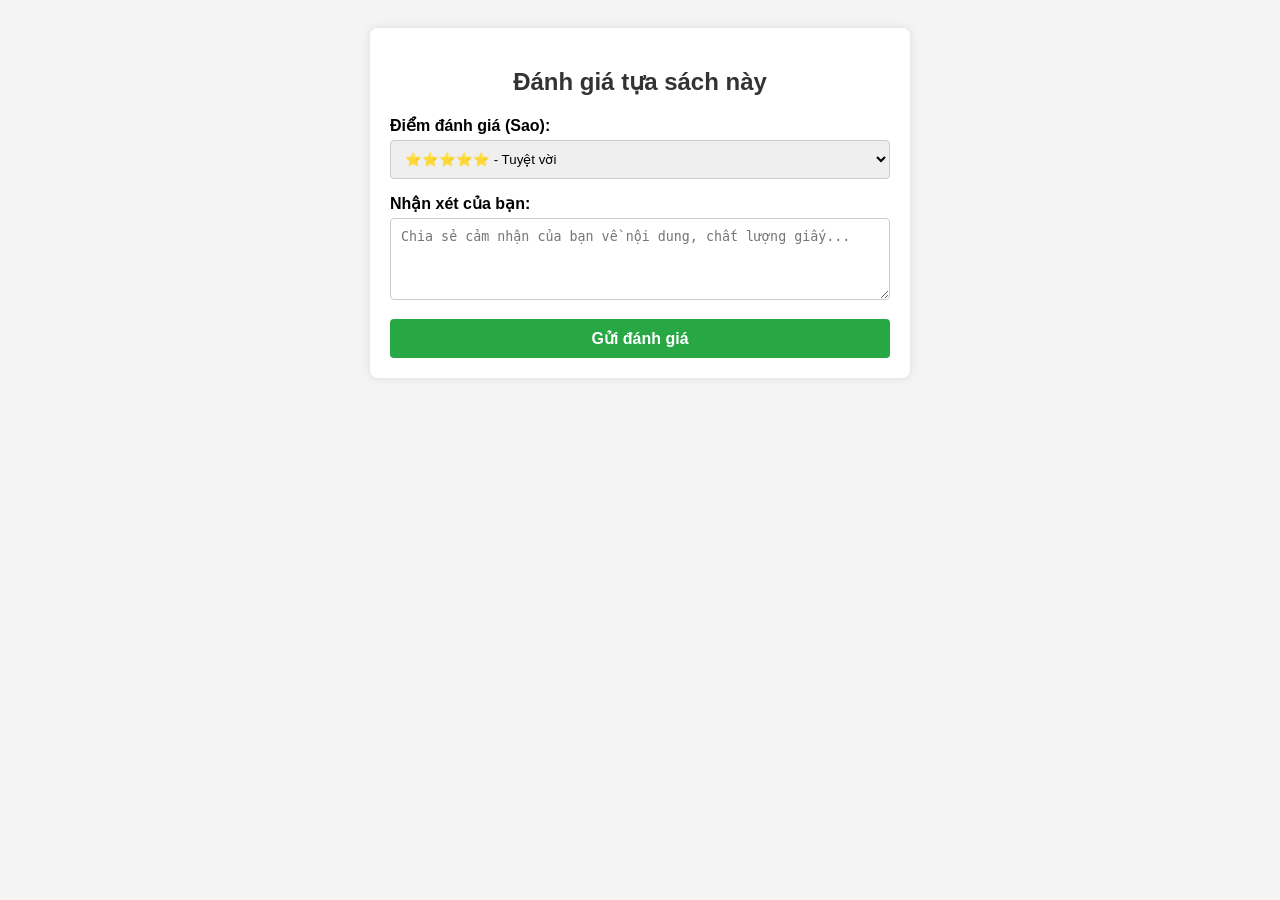
<file: danhgia.html>
<!DOCTYPE html>
<html lang="vi">
<head>
    <meta charset="UTF-8">
    <meta name="viewport" content="width=device-width, initial-scale=1.0">
    <title>Đánh giá sách</title>
    <style>
        body { font-family: Arial, sans-serif; background-color: #f4f4f4; padding: 20px; }
        .review-container { background-color: #fff; padding: 20px; border-radius: 8px; max-width: 500px; margin: auto; box-shadow: 0 0 10px rgba(0,0,0,0.1); }
        .review-container h2 { text-align: center; color: #333; }
        .form-group { margin-bottom: 15px; }
        .form-group label { display: block; margin-bottom: 5px; font-weight: bold; }
        .form-group select, .form-group textarea { width: 100%; padding: 10px; border: 1px solid #ccc; border-radius: 4px; box-sizing: border-box; }
        .submit-btn { background-color: #28a745; color: white; border: none; padding: 10px 15px; width: 100%; border-radius: 4px; cursor: pointer; font-size: 16px; font-weight: bold; }
        .submit-btn:hover { background-color: #218838; }
    </style>
</head>
<body>

<div class="review-container">
    <h2>Đánh giá tựa sách này</h2>
    <form action="#" method="POST">
        <div class="form-group">
            <label for="rating">Điểm đánh giá (Sao):</label>
            <select id="rating" name="rating">
                <option value="5">⭐⭐⭐⭐⭐ - Tuyệt vời</option>
                <option value="4">⭐⭐⭐⭐ - Rất hay</option>
                <option value="3">⭐⭐⭐ - Bình thường</option>
                <option value="2">⭐⭐ - Hơi tệ</option>
                <option value="1">⭐ - Rất tệ</option>
            </select>
        </div>
        <div class="form-group">
            <label for="comment">Nhận xét của bạn:</label>
            <textarea id="comment" name="comment" rows="4" placeholder="Chia sẻ cảm nhận của bạn về nội dung, chất lượng giấy..."></textarea>
        </div>
        <button type="submit" class="submit-btn">Gửi đánh giá</button>
    </form>
</div>

</body>
</html>
</file>
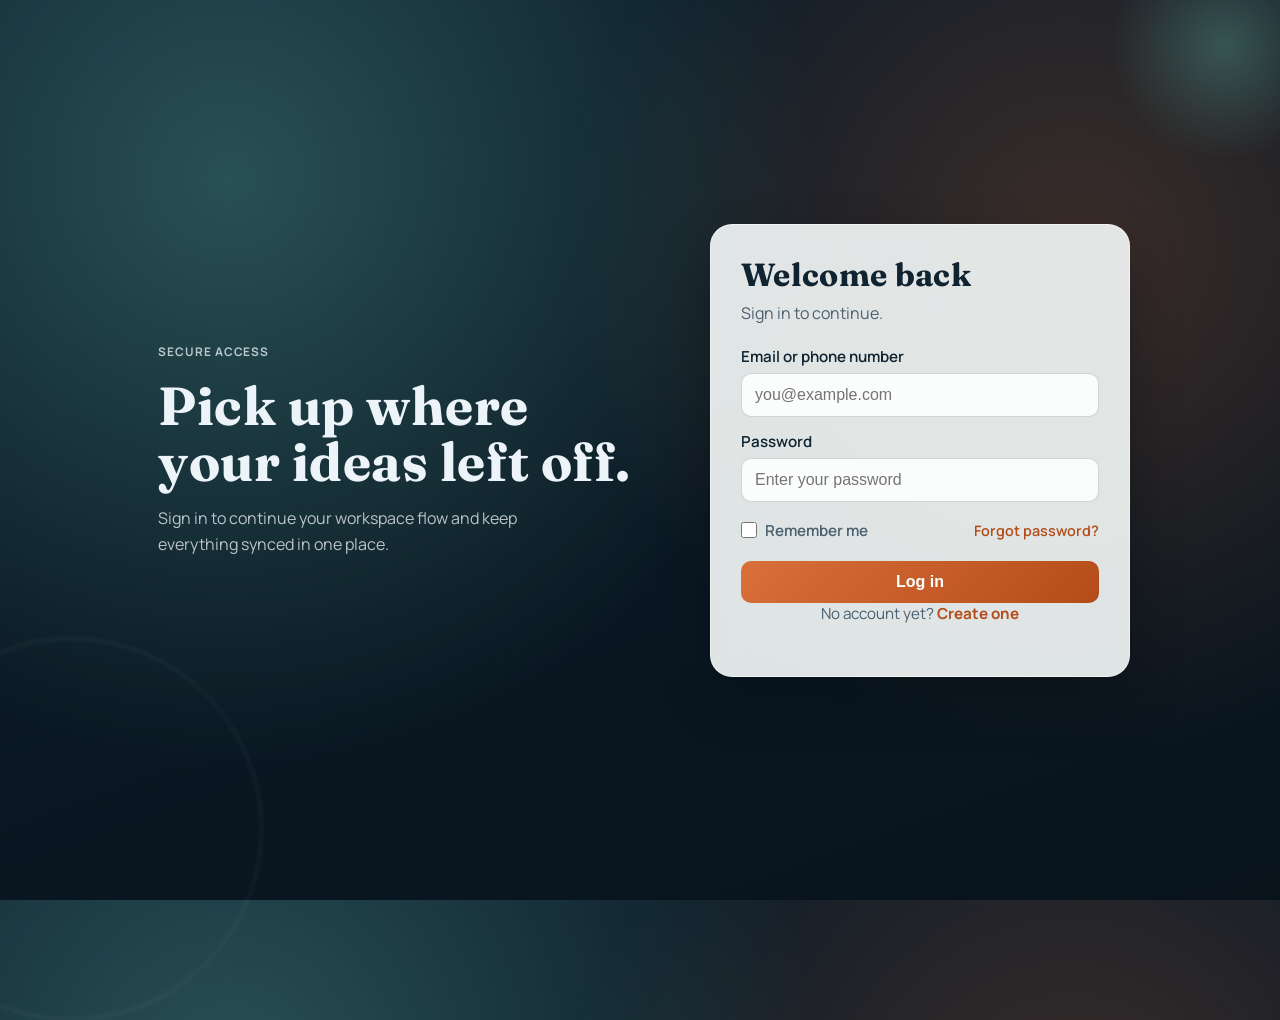
<file: login.html>
<!doctype html>
<html lang="en">
  <head>
    <meta charset="UTF-8" />
    <meta name="viewport" content="width=device-width, initial-scale=1.0" />
    <title>Login</title>
    <link rel="preconnect" href="https://fonts.googleapis.com" />
    <link rel="preconnect" href="https://fonts.gstatic.com" crossorigin />
    <link
      href="https://fonts.googleapis.com/css2?family=Fraunces:opsz,wght@9..144,600;9..144,700&family=Manrope:wght@400;500;600;700&display=swap"
      rel="stylesheet"
    />
    <style>
      :root {
        --bg-ink: #0c1d2b;
        --bg-deep: #08131c;
        --card-bg: rgba(247, 251, 250, 0.9);
        --text: #0f2330;
        --muted: #4b6070;
        --accent: #d96f3a;
        --accent-strong: #b44c1a;
        --line: rgba(15, 35, 48, 0.18);
        --ring: rgba(217, 111, 58, 0.22);
        --shadow: 0 24px 48px rgba(2, 12, 20, 0.35);
      }

      * {
        box-sizing: border-box;
      }

      body {
        margin: 0;
        min-height: 100vh;
        padding: 28px;
        display: flex;
        align-items: center;
        justify-content: center;
        font-family: "Manrope", "Segoe UI", Tahoma, sans-serif;
        color: #edf4f9;
        background:
          radial-gradient(circle at 18% 20%, rgba(95, 181, 168, 0.35), transparent 46%),
          radial-gradient(circle at 84% 28%, rgba(217, 111, 58, 0.24), transparent 40%),
          linear-gradient(160deg, var(--bg-ink), var(--bg-deep));
        position: relative;
        overflow: hidden;
      }

      body::before,
      body::after {
        content: "";
        position: absolute;
        border-radius: 50%;
        filter: blur(2px);
        pointer-events: none;
      }

      body::before {
        width: 380px;
        height: 380px;
        left: -120px;
        bottom: -120px;
        border: 1px solid rgba(237, 244, 249, 0.18);
        animation: drift 14s ease-in-out infinite;
      }

      body::after {
        width: 250px;
        height: 250px;
        top: -80px;
        right: -70px;
        background: radial-gradient(circle, rgba(95, 181, 168, 0.34), transparent 65%);
        animation: drift 10s ease-in-out infinite reverse;
      }

      .login-wrap {
        width: min(96vw, 980px);
        display: grid;
        grid-template-columns: 1fr 420px;
        gap: 24px;
        align-items: stretch;
        position: relative;
        z-index: 1;
      }

      .intro {
        padding: 22px 8px;
        display: flex;
        flex-direction: column;
        justify-content: center;
        gap: 16px;
        opacity: 0;
        transform: translateY(16px);
        animation: reveal 700ms ease forwards;
      }

      .eyebrow {
        margin: 0;
        letter-spacing: 0.08em;
        text-transform: uppercase;
        font-size: 0.74rem;
        font-weight: 700;
        color: rgba(237, 244, 249, 0.74);
      }

      .intro h1 {
        margin: 0;
        max-width: 13ch;
        font-family: "Fraunces", Georgia, serif;
        font-size: clamp(2rem, 4.8vw, 3.35rem);
        line-height: 1.05;
        letter-spacing: 0.01em;
      }

      .intro p {
        margin: 0;
        max-width: 36ch;
        color: rgba(237, 244, 249, 0.76);
        line-height: 1.6;
      }

      .login-card {
        width: 100%;
        padding: 30px;
        border-radius: 22px;
        background: var(--card-bg);
        backdrop-filter: blur(8px);
        box-shadow: var(--shadow);
        border: 1px solid rgba(255, 255, 255, 0.55);
        opacity: 0;
        transform: translateY(16px);
        animation: reveal 700ms ease 140ms forwards;
      }

      .login-card h2 {
        margin: 0 0 8px;
        font-size: 2rem;
        font-family: "Fraunces", Georgia, serif;
        color: var(--text);
        letter-spacing: 0.01em;
      }

      .login-card > p {
        margin: 0 0 22px;
        color: var(--muted);
      }

      form {
        display: grid;
        gap: 14px;
      }

      label {
        font-size: 0.95rem;
        font-weight: 600;
        color: var(--text);
      }

      input {
        width: 100%;
        margin-top: 6px;
        padding: 12px 13px;
        border: 1px solid var(--line);
        border-radius: 10px;
        font-size: 1rem;
        background: rgba(255, 255, 255, 0.88);
        transition: border-color 0.2s ease, box-shadow 0.2s ease, transform 0.2s ease;
      }

      input:focus {
        outline: none;
        border-color: var(--accent);
        box-shadow: 0 0 0 4px var(--ring);
        transform: translateY(-1px);
      }

      .row {
        display: flex;
        justify-content: space-between;
        align-items: center;
        margin-top: 4px;
        font-size: 0.9rem;
      }

      .row a {
        color: var(--accent-strong);
        text-decoration: none;
        font-weight: 600;
      }

      .row a:hover {
        text-decoration: underline;
      }

      .remember {
        display: flex;
        align-items: center;
        gap: 8px;
        color: var(--muted);
      }

      .remember input {
        width: 16px;
        height: 16px;
        margin: 0;
        accent-color: var(--accent);
      }

      button {
        margin-top: 6px;
        padding: 12px;
        border: none;
        border-radius: 10px;
        font-size: 1rem;
        font-weight: 600;
        color: #fff;
        background: linear-gradient(135deg, var(--accent), var(--accent-strong));
        cursor: pointer;
        transition: transform 0.2s ease, box-shadow 0.2s ease, filter 0.2s ease;
      }

      button:hover {
        transform: translateY(-1px);
        box-shadow: 0 12px 20px rgba(180, 76, 26, 0.28);
        filter: saturate(1.08);
      }

      .register {
        margin-top: 16px;
        text-align: center;
        font-size: 0.95rem;
        color: var(--muted);
      }

      .register a {
        color: var(--accent-strong);
        text-decoration: none;
        font-weight: 700;
      }

      .register a:hover {
        text-decoration: underline;
      }

      @keyframes reveal {
        to {
          opacity: 1;
          transform: translateY(0);
        }
      }

      @keyframes drift {
        0%,
        100% {
          transform: translate(0, 0);
        }
        50% {
          transform: translate(10px, -12px);
        }
      }

      @media (max-width: 900px) {
        body {
          padding: 20px;
        }

        .login-wrap {
          grid-template-columns: 1fr;
          gap: 16px;
          max-width: 460px;
        }

        .intro {
          padding: 0 4px;
          gap: 10px;
        }

        .intro h1 {
          max-width: 18ch;
        }
      }

      @media (max-width: 460px) {
        .login-card {
          padding: 24px 20px;
          border-radius: 18px;
        }

        .row {
          flex-direction: column;
          align-items: flex-start;
          gap: 8px;
        }
      }
    </style>
  </head>
  <body>
    <main class="login-wrap">
      <section class="intro">
        <p class="eyebrow">Secure Access</p>
        <h1>Pick up where your ideas left off.</h1>
        <p>
          Sign in to continue your workspace flow and keep everything synced in
          one place.
        </p>
      </section>

      <section class="login-card" aria-label="Login form">
        <h2>Welcome back</h2>
        <p>Sign in to continue.</p>

        <form action="#" method="post">
          <label>
            Email or phone number
            <input
              type="text"
              name="account"
              autocomplete="username"
              placeholder="you@example.com"
              required
            />
          </label>

          <label>
            Password
            <input
              type="password"
              name="password"
              autocomplete="current-password"
              placeholder="Enter your password"
              required
            />
          </label>

          <div class="row">
            <label class="remember">
              <input type="checkbox" name="remember" />
              Remember me
            </label>
            <a href="#">Forgot password?</a>
          </div>

          <button type="submit">Log in</button>
        </form>

        <p class="register">No account yet? <a href="#">Create one</a></p>
      </section>
    </main>
  </body>
</html>
</file>
